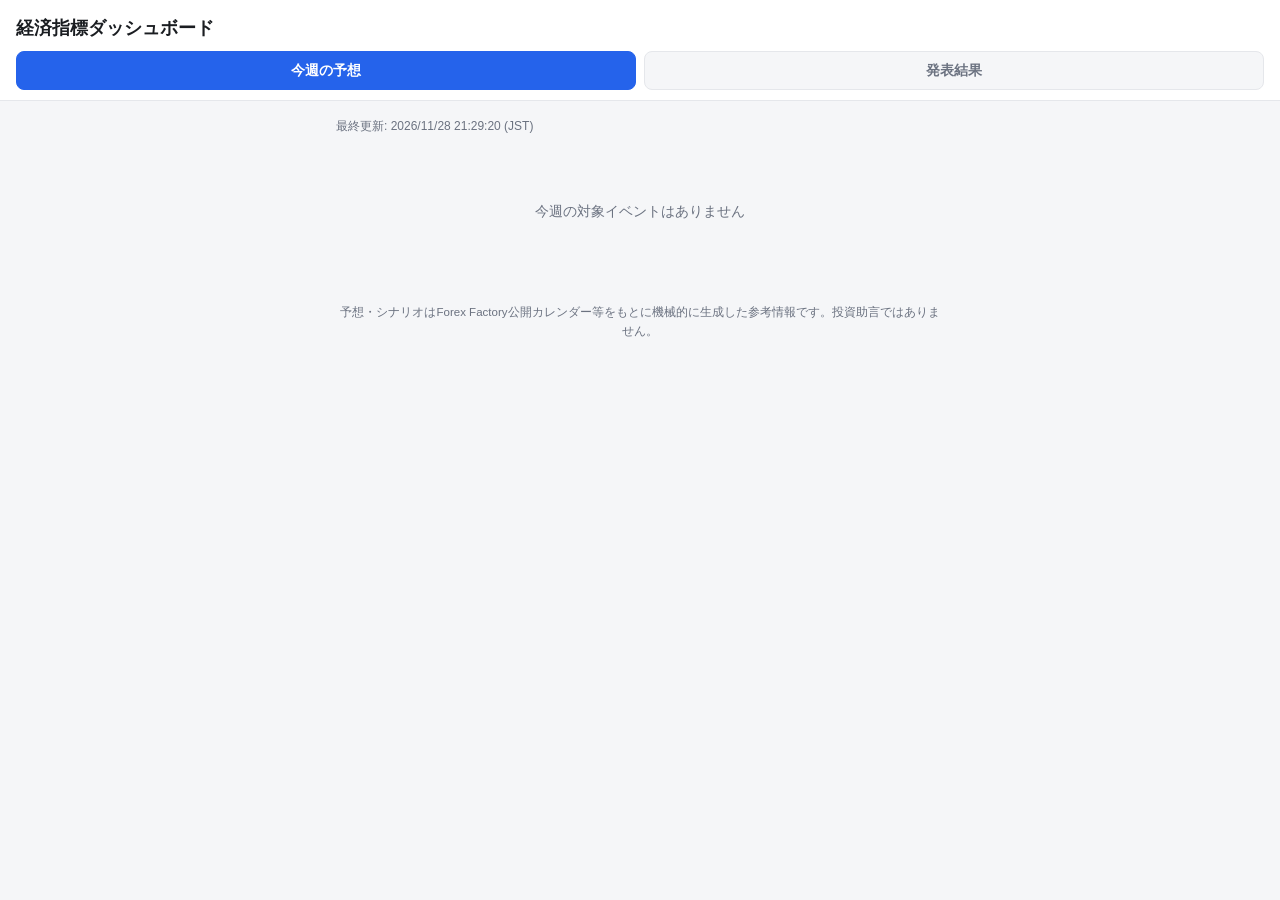
<file: docs/index.html>
<!doctype html>
<html lang="ja">
<head>
  <meta charset="utf-8" />
  <meta name="viewport" content="width=device-width, initial-scale=1" />
  <title>経済指標ダッシュボード</title>
  <link rel="stylesheet" href="style.css" />
</head>
<body>
  <header class="site-header">
    <h1>経済指標ダッシュボード</h1>
    <nav class="tabs">
      <a href="index.html" class="active">今週の予想</a>
      <a href="results.html">発表結果</a>
    </nav>
  </header>
  <main>
    <p class="updated-at" id="updated-at"></p>
    <div id="upcoming-container"></div>
    <p class="disclaimer">
      予想・シナリオはForex Factory公開カレンダー等をもとに機械的に生成した参考情報です。投資助言ではありません。
    </p>
  </main>
  <script src="app.js"></script>
  <script>
    fetchJson("data/upcoming.json")
      .then((data) => {
        renderUpdatedAt(data.generated_at, document.getElementById("updated-at"));
        renderUpcoming(data.events, document.getElementById("upcoming-container"));
      })
      .catch((err) => {
        document.getElementById("upcoming-container").innerHTML =
          '<div class="empty-state">データの読み込みに失敗しました</div>';
        console.error(err);
      });
  </script>
</body>
</html>
</file>
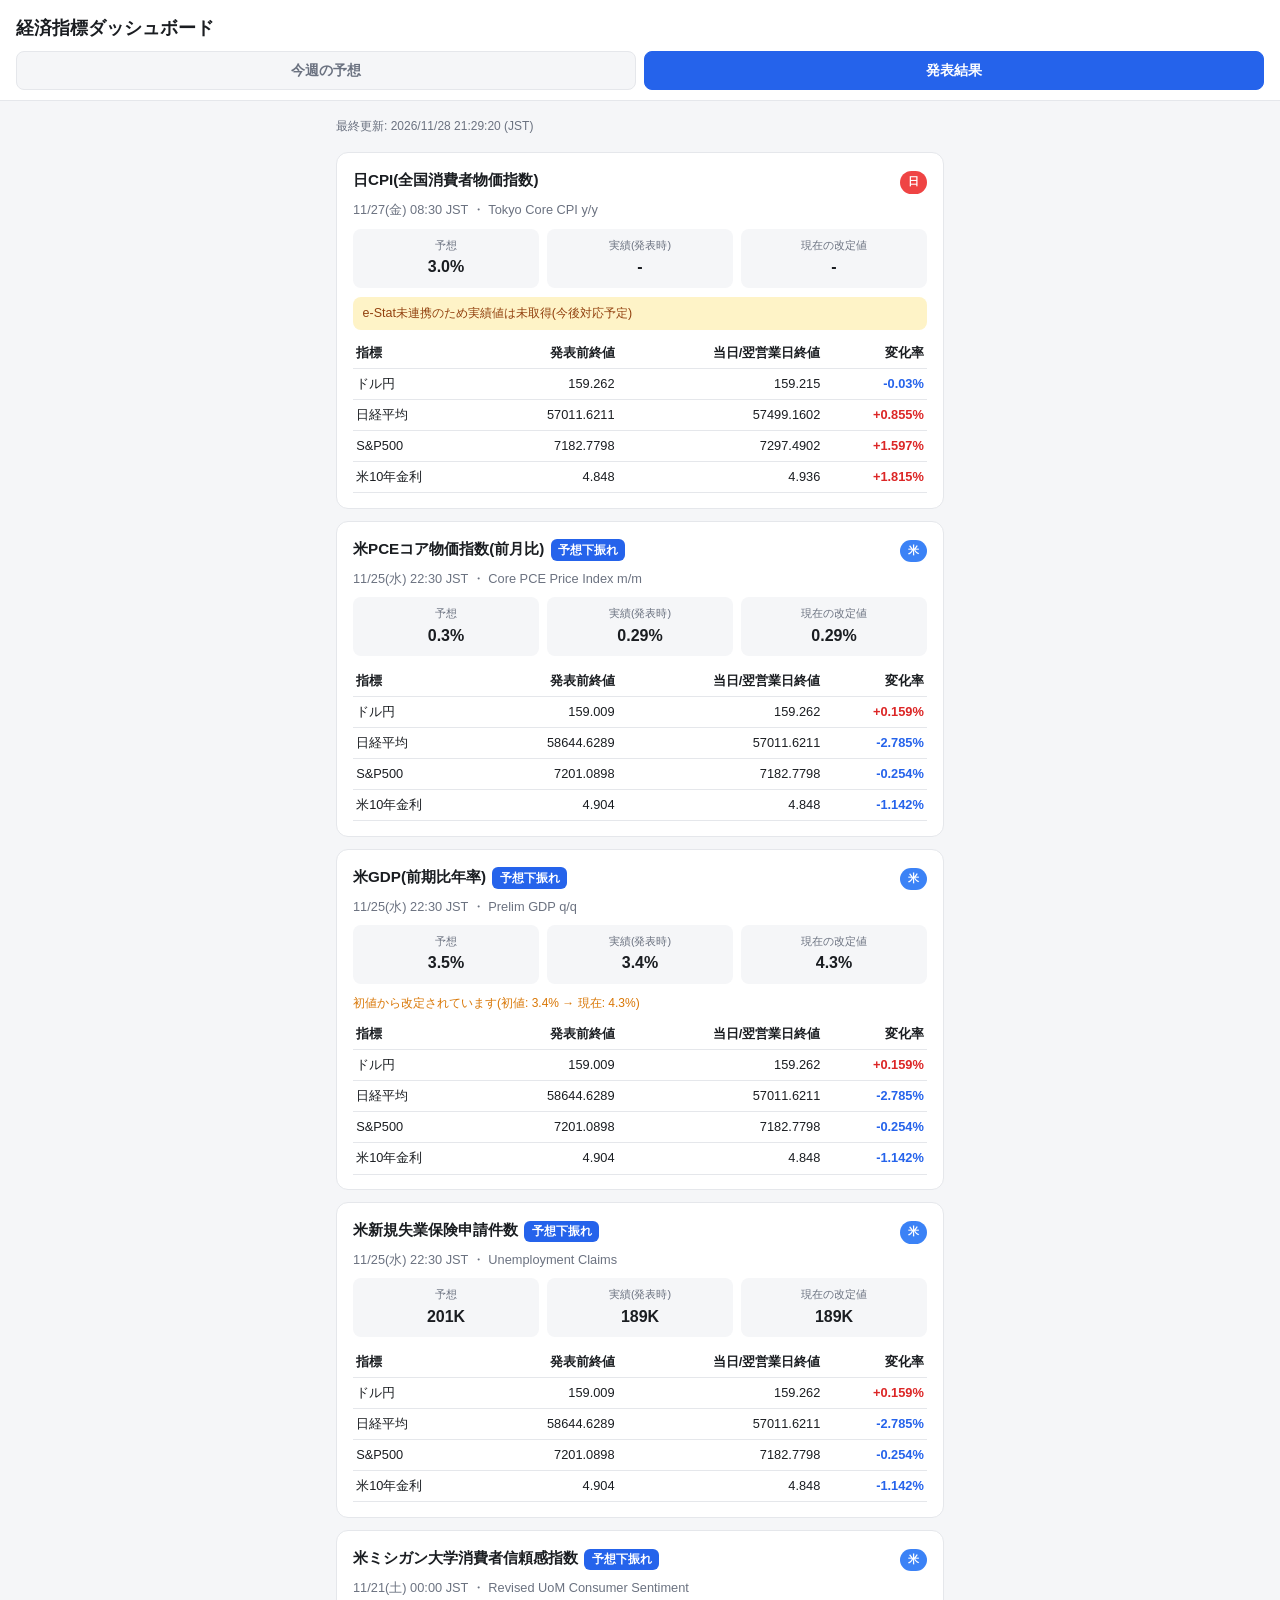
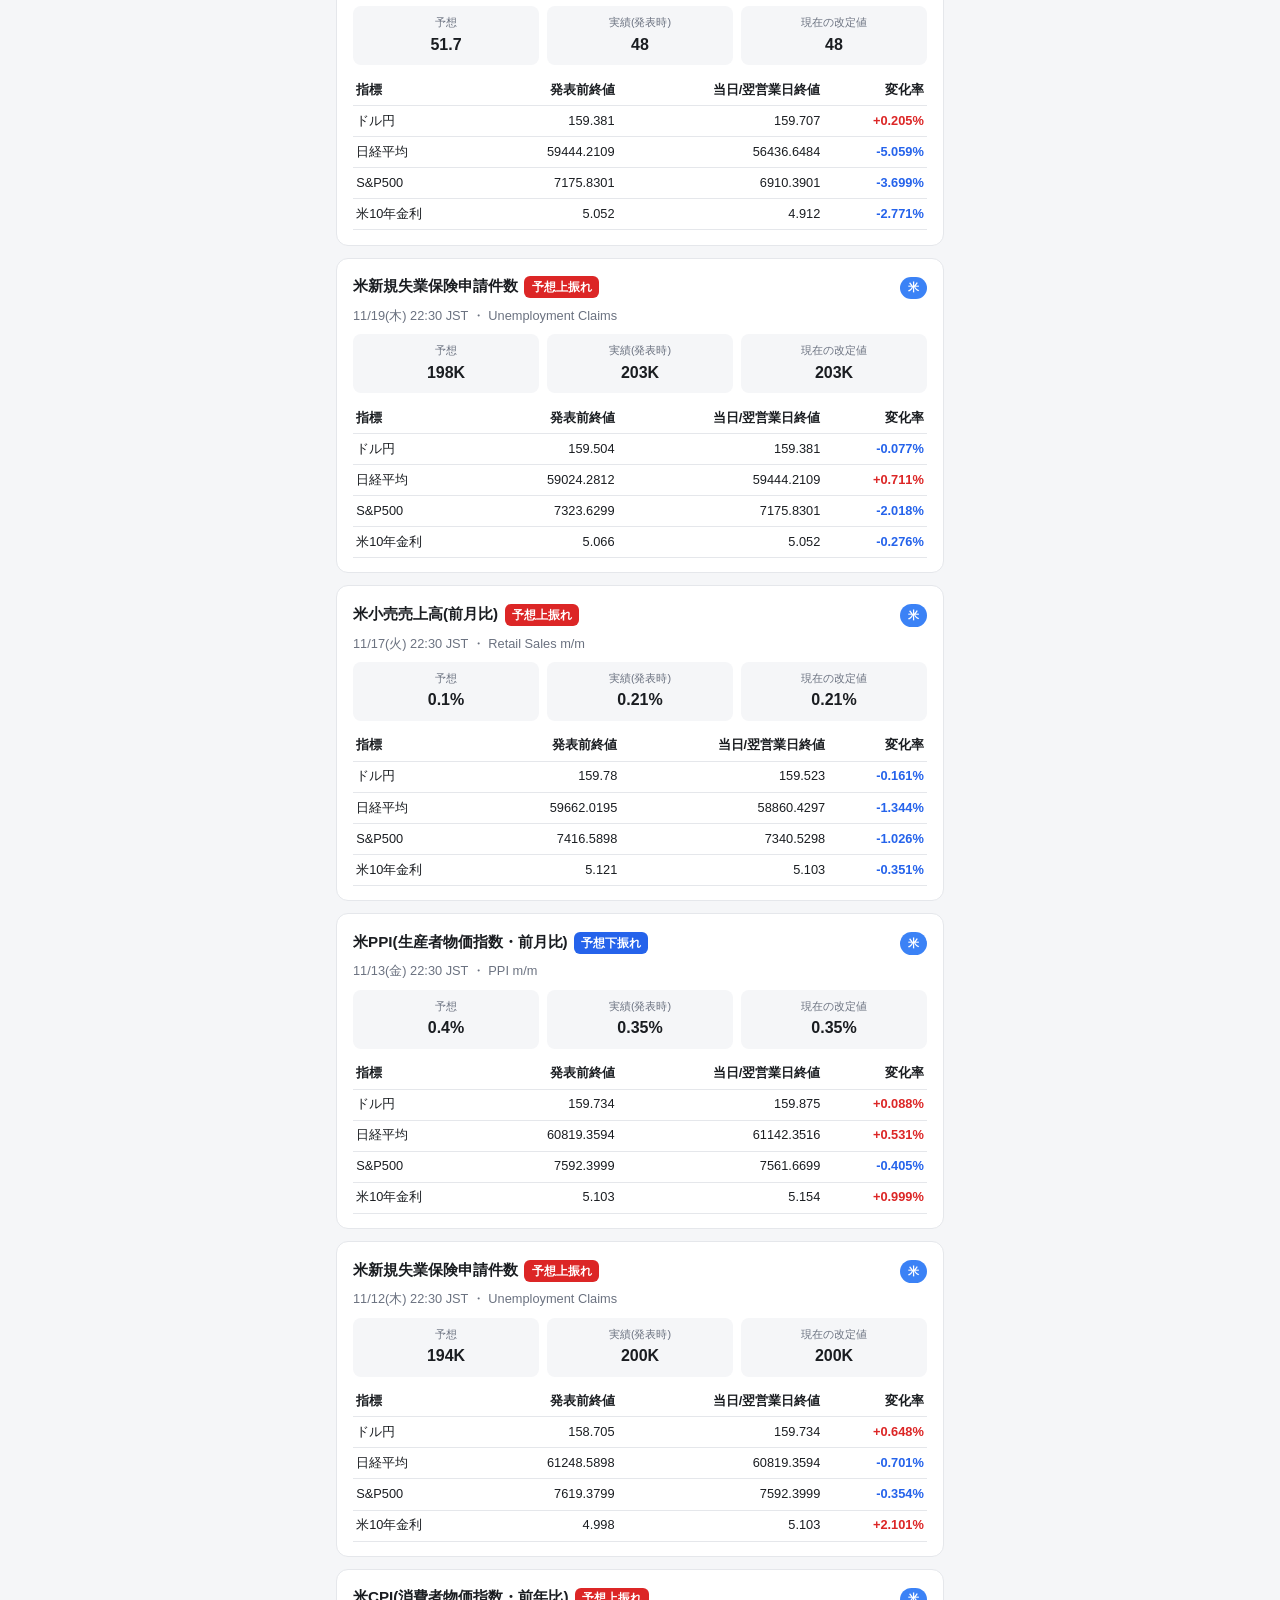
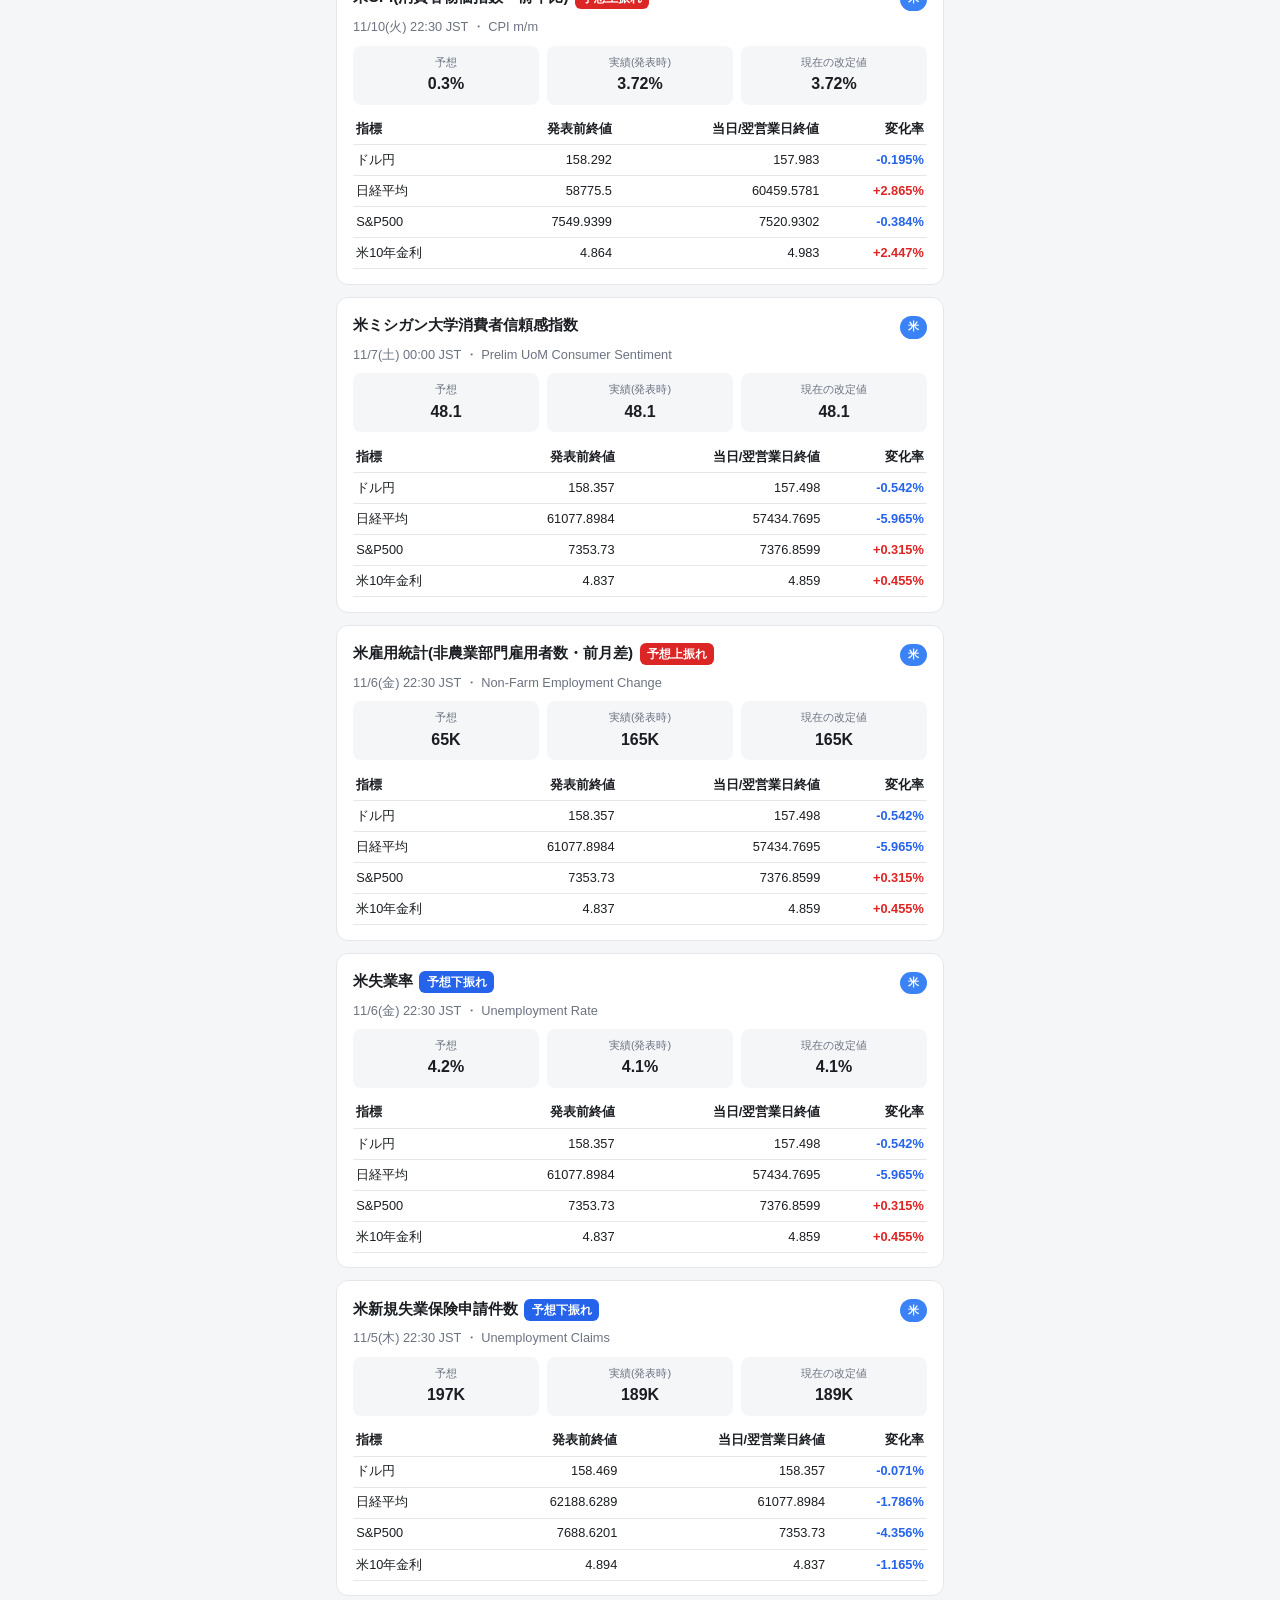
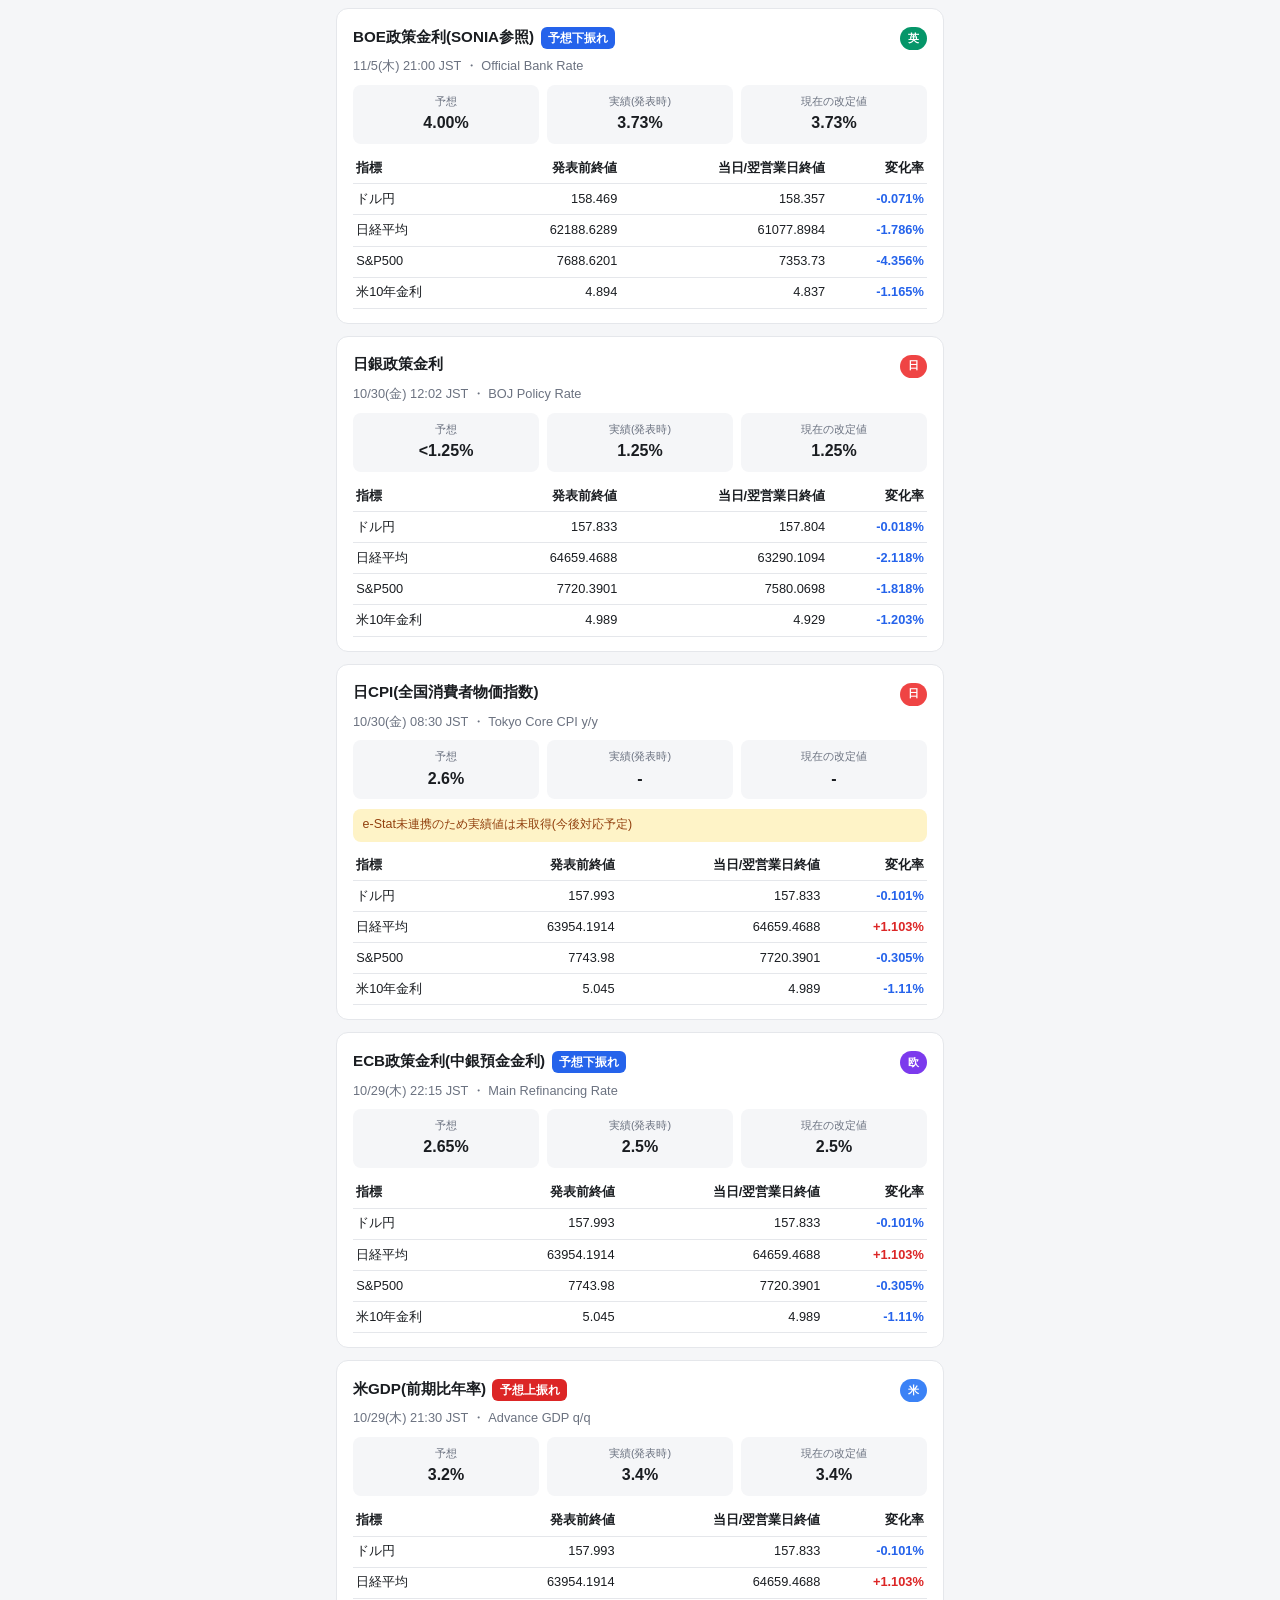
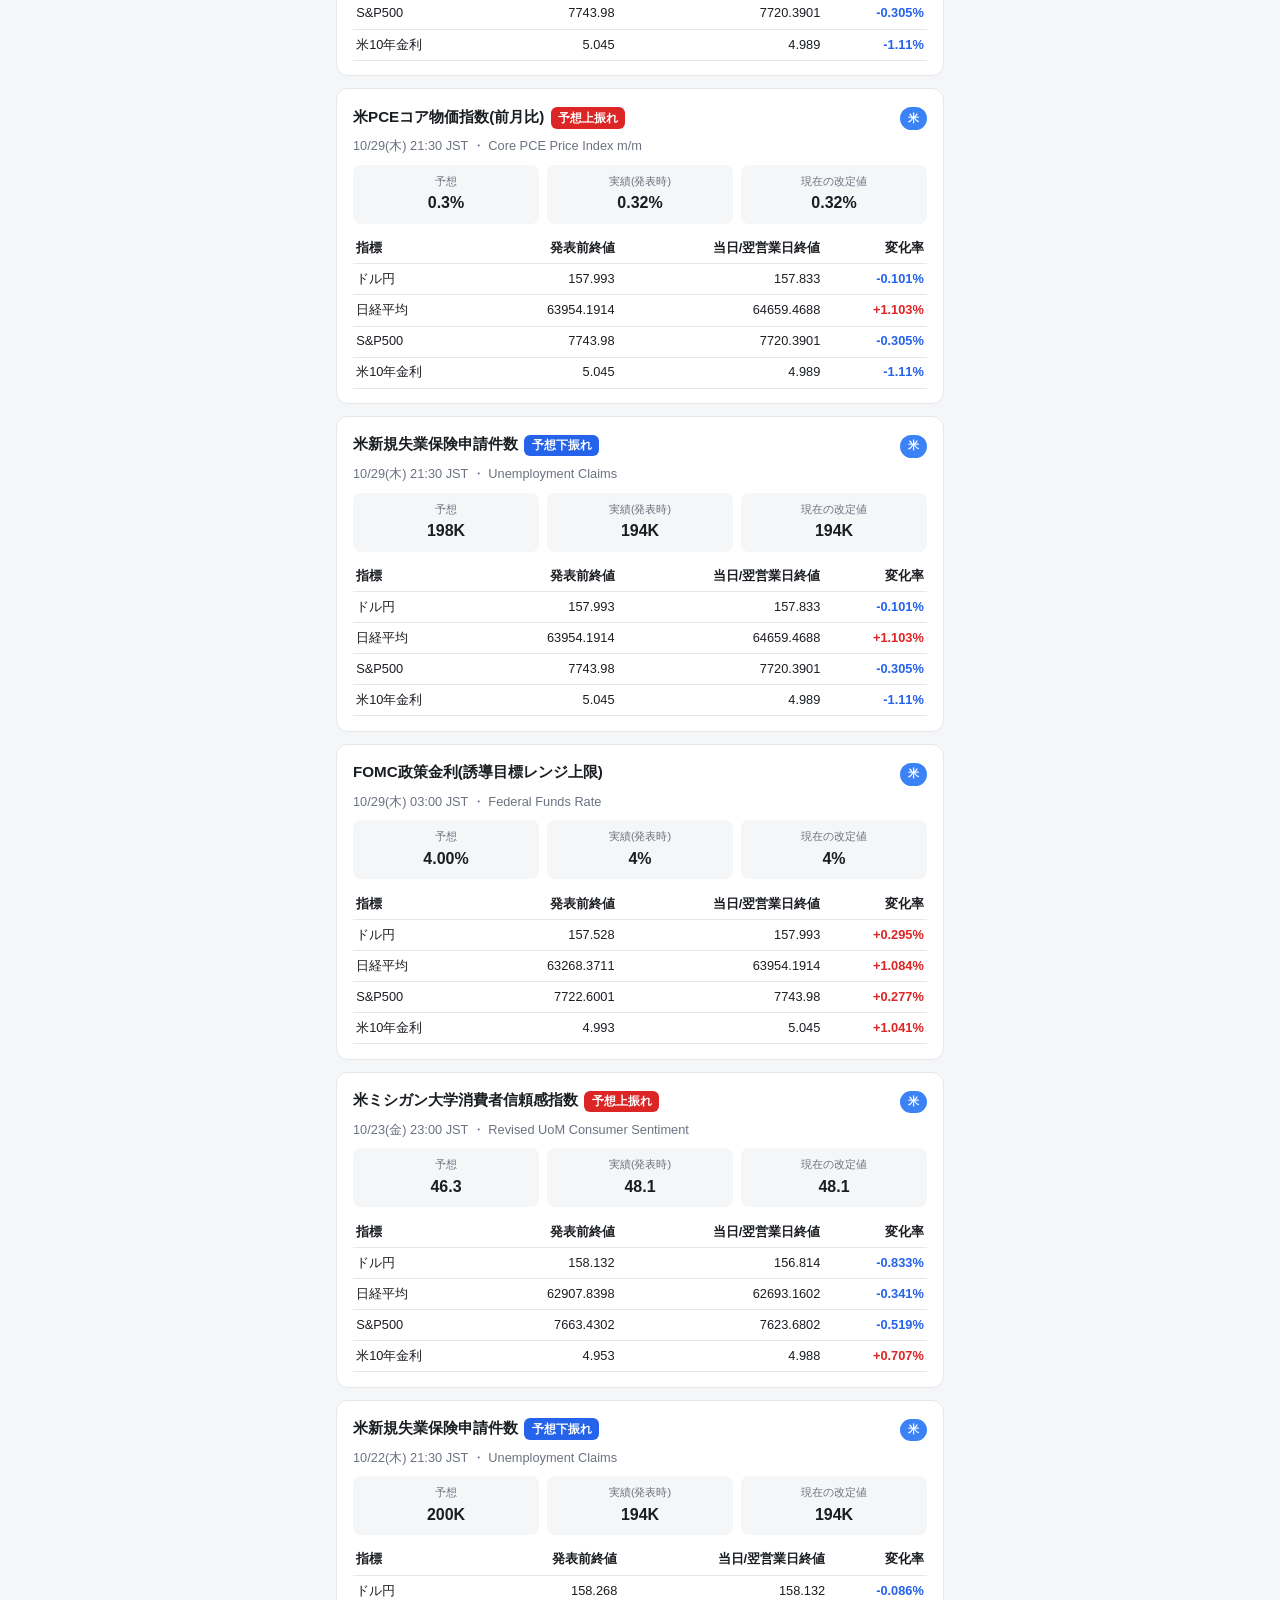
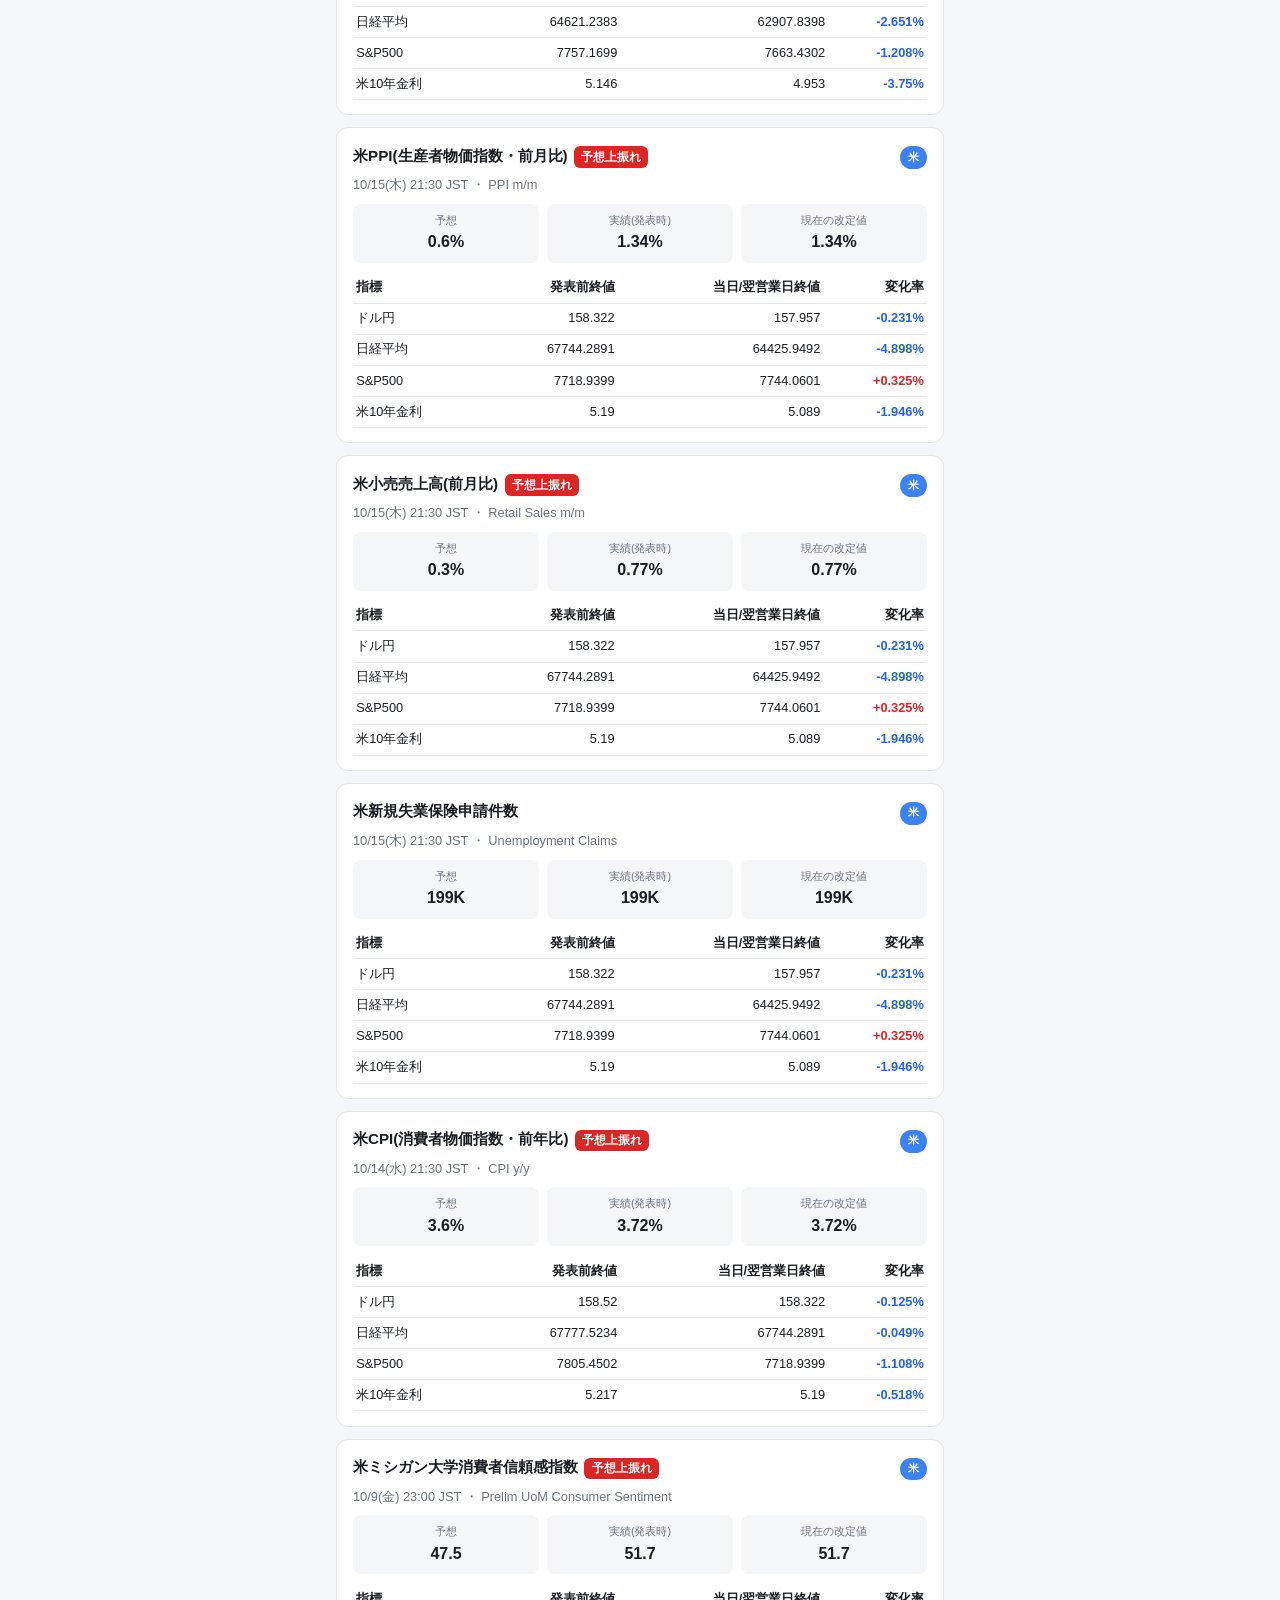
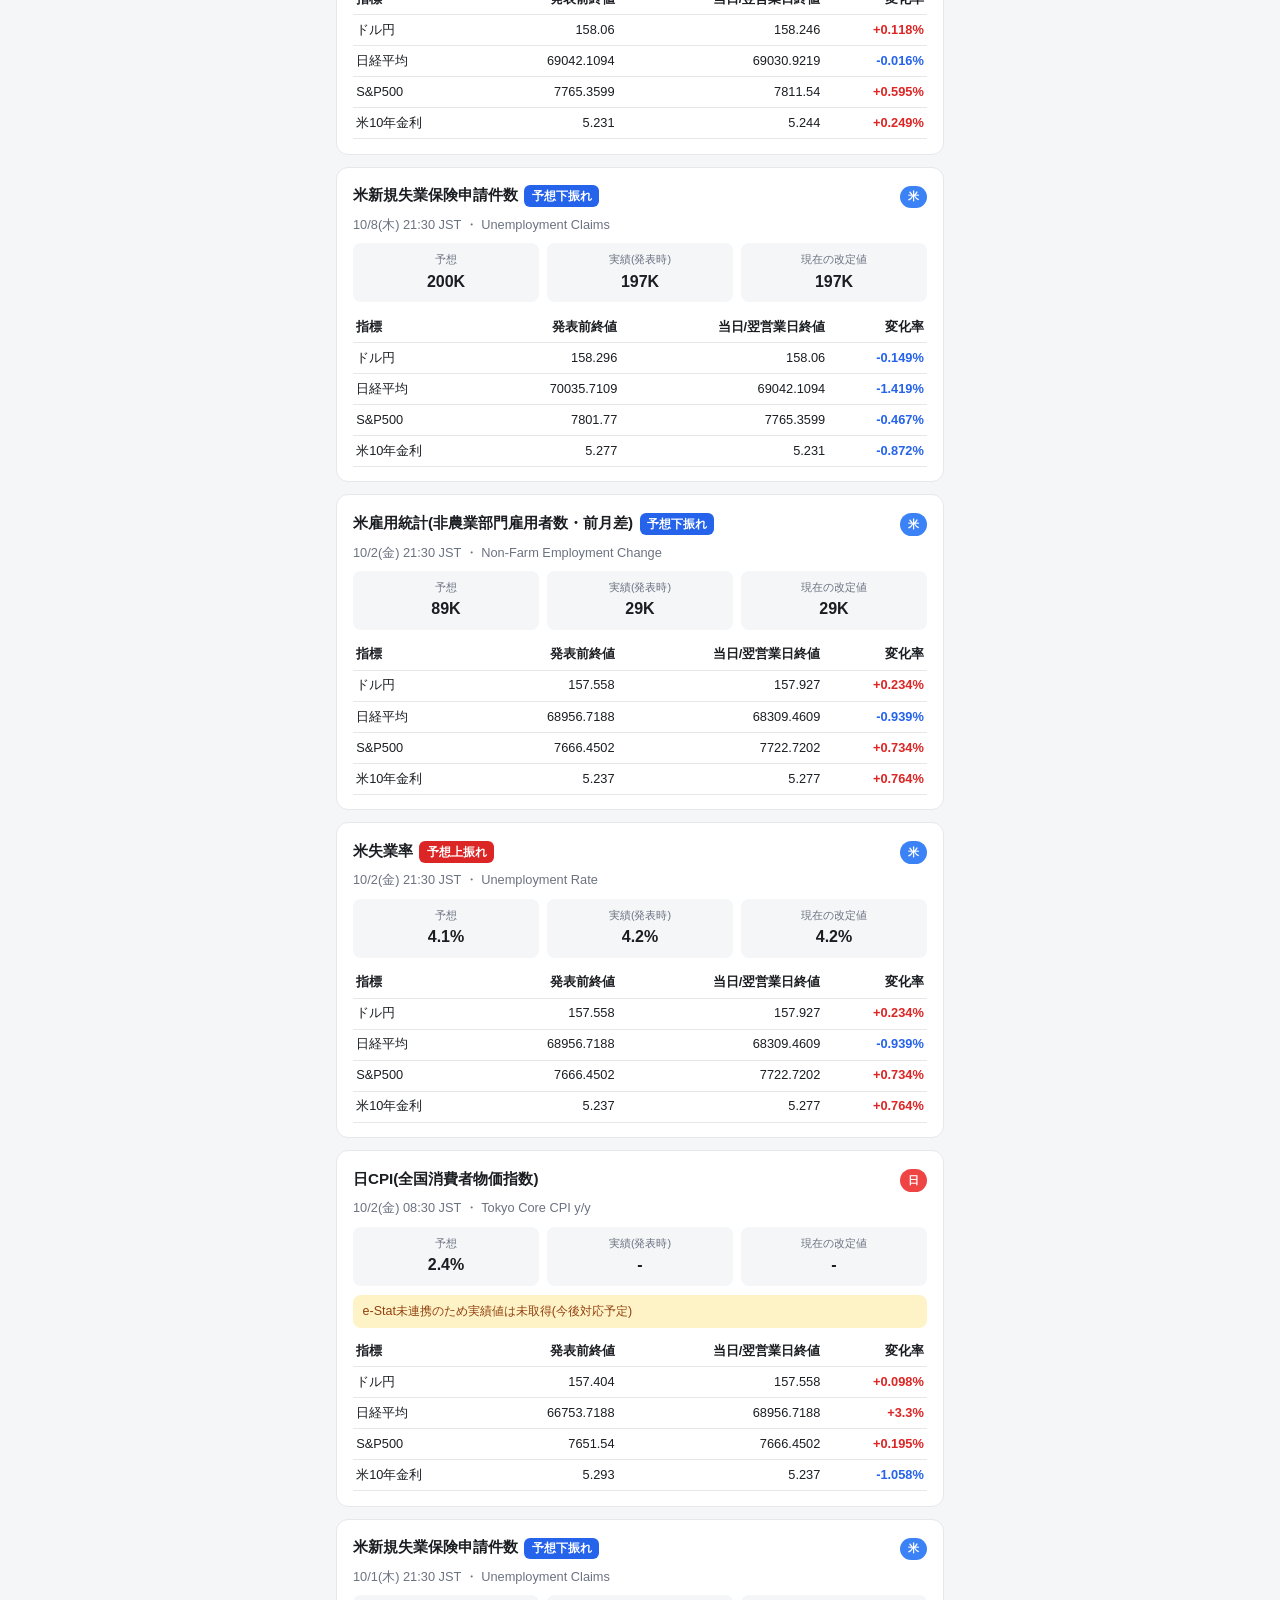
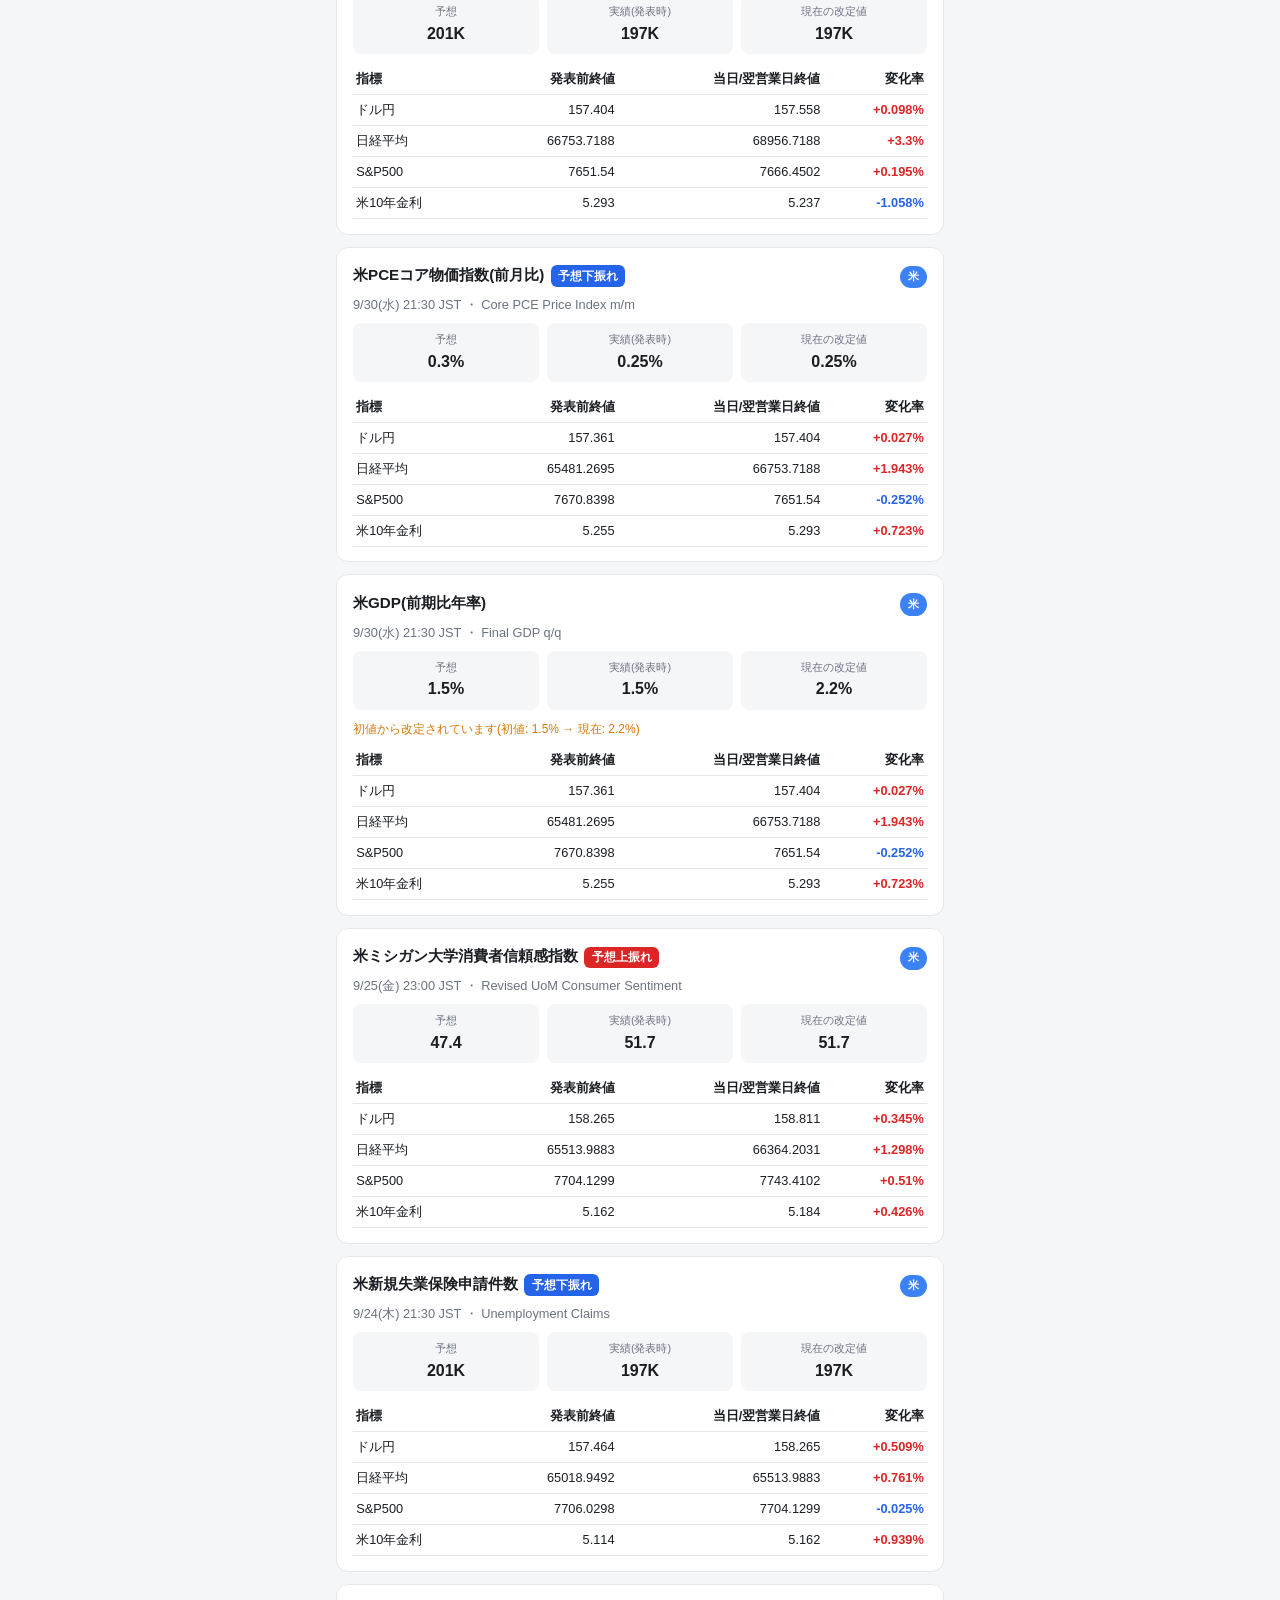
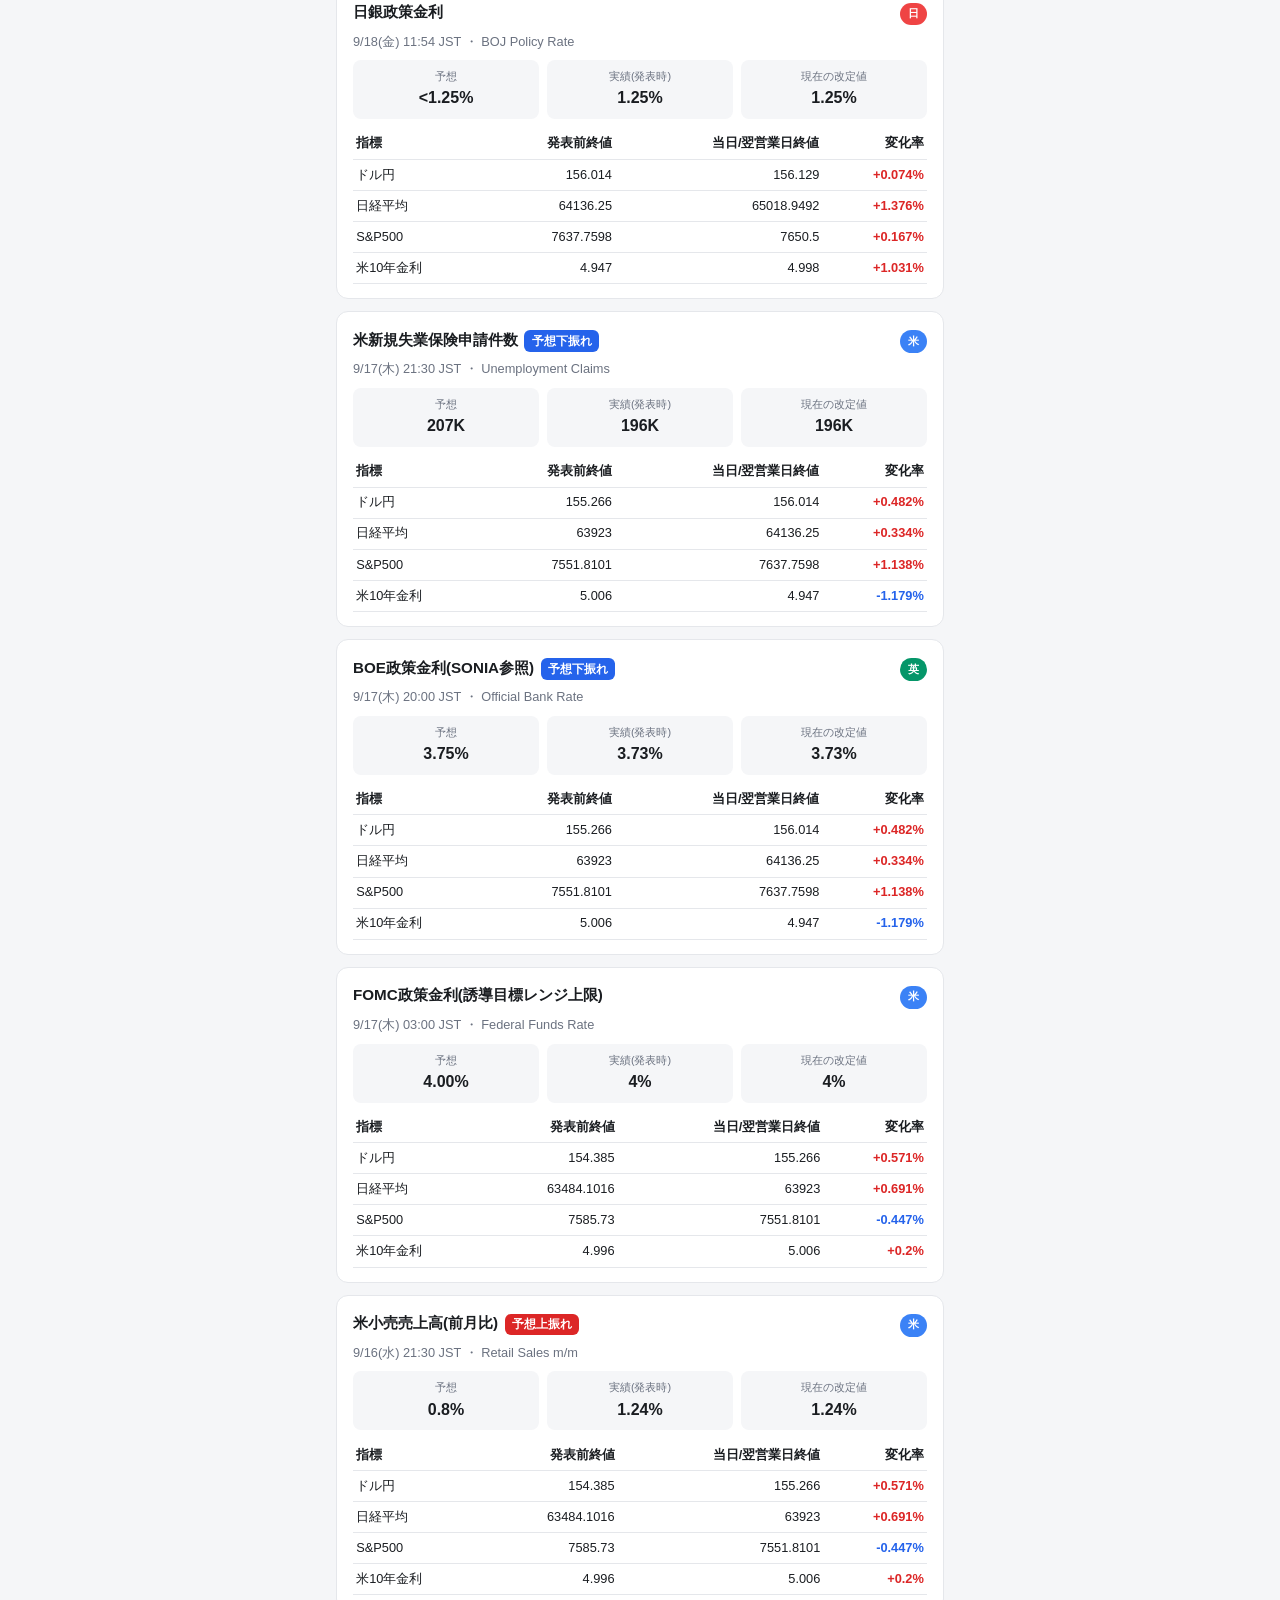
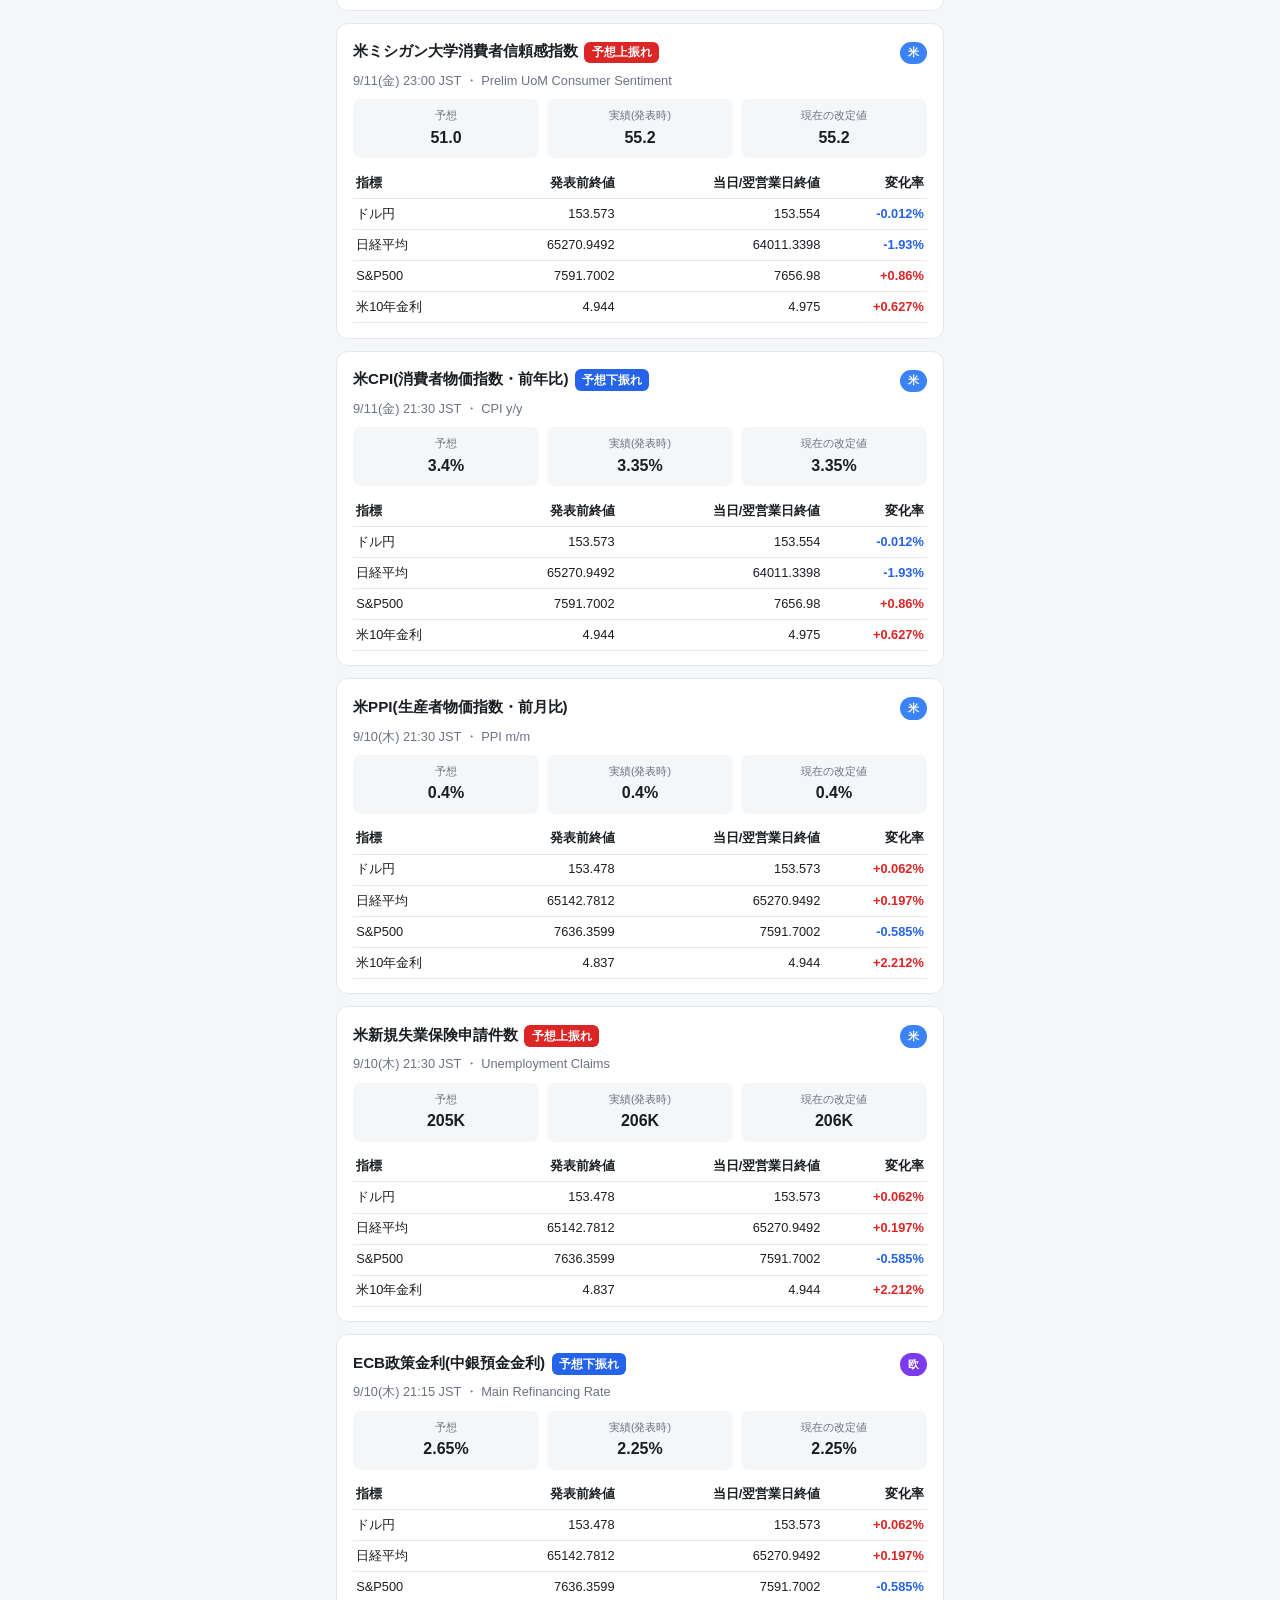
<file: docs/results.html>
<!doctype html>
<html lang="ja">
<head>
  <meta charset="utf-8" />
  <meta name="viewport" content="width=device-width, initial-scale=1" />
  <title>発表結果 | 経済指標ダッシュボード</title>
  <link rel="stylesheet" href="style.css" />
</head>
<body>
  <header class="site-header">
    <h1>経済指標ダッシュボード</h1>
    <nav class="tabs">
      <a href="index.html">今週の予想</a>
      <a href="results.html" class="active">発表結果</a>
    </nav>
  </header>
  <main>
    <p class="updated-at" id="updated-at"></p>
    <div id="results-container"></div>
    <p class="disclaimer">
      実績値は米指標がFRED、日銀決定はBOJ公式声明に基づきます。市場反応は発表前営業日終値と当日/翌営業日終値の比較です。
    </p>
  </main>
  <script src="app.js"></script>
  <script>
    fetchJson("data/results.json")
      .then((data) => {
        renderUpdatedAt(data.generated_at, document.getElementById("updated-at"));
        renderResults(data.events, document.getElementById("results-container"));
      })
      .catch((err) => {
        document.getElementById("results-container").innerHTML =
          '<div class="empty-state">データの読み込みに失敗しました</div>';
        console.error(err);
      });
  </script>
</body>
</html>
</file>
<file: docs/style.css>
:root {
  --bg: #f5f6f8;
  --card-bg: #ffffff;
  --text: #1a1d21;
  --text-muted: #6b7280;
  --border: #e5e7eb;
  --accent: #2563eb;
  --up: #dc2626;
  --down: #2563eb;
  --high: #dc2626;
  --medium: #d97706;
  --low: #9ca3af;
  --pending-bg: #fef3c7;
  --pending-text: #92400e;
}

@media (prefers-color-scheme: dark) {
  :root {
    --bg: #14161a;
    --card-bg: #1f2227;
    --text: #e5e7eb;
    --text-muted: #9ca3af;
    --border: #33363c;
    --accent: #60a5fa;
    --up: #f87171;
    --down: #60a5fa;
    --pending-bg: #3f2f0a;
    --pending-text: #fcd34d;
  }
}

* { box-sizing: border-box; }

body {
  margin: 0;
  background: var(--bg);
  color: var(--text);
  font-family: -apple-system, BlinkMacSystemFont, "Hiragino Sans", "Yu Gothic", sans-serif;
  line-height: 1.6;
  padding-bottom: 3rem;
}

header.site-header {
  position: sticky;
  top: 0;
  z-index: 10;
  background: var(--card-bg);
  border-bottom: 1px solid var(--border);
  padding: 0.9rem 1rem 0.6rem;
}

header.site-header h1 {
  margin: 0 0 0.5rem;
  font-size: 1.1rem;
}

nav.tabs {
  display: flex;
  gap: 0.5rem;
}

nav.tabs a {
  flex: 1;
  text-align: center;
  padding: 0.5rem 0.75rem;
  border-radius: 8px;
  text-decoration: none;
  color: var(--text-muted);
  font-size: 0.85rem;
  font-weight: 600;
  background: var(--bg);
  border: 1px solid var(--border);
}

nav.tabs a.active {
  color: #fff;
  background: var(--accent);
  border-color: var(--accent);
}

main {
  max-width: 640px;
  margin: 0 auto;
  padding: 1rem;
}

.updated-at {
  font-size: 0.75rem;
  color: var(--text-muted);
  margin: 0 0 1rem;
}

.day-group h2 {
  font-size: 0.85rem;
  color: var(--text-muted);
  margin: 1.5rem 0 0.5rem;
  border-bottom: 1px solid var(--border);
  padding-bottom: 0.3rem;
}

.card {
  background: var(--card-bg);
  border: 1px solid var(--border);
  border-radius: 12px;
  padding: 0.9rem 1rem;
  margin-bottom: 0.75rem;
}

.card-top {
  display: flex;
  justify-content: space-between;
  align-items: center;
  gap: 0.5rem;
  margin-bottom: 0.4rem;
}

.card-title {
  font-weight: 700;
  font-size: 0.95rem;
}

.badge {
  display: inline-block;
  font-size: 0.7rem;
  font-weight: 700;
  padding: 0.15rem 0.5rem;
  border-radius: 999px;
  color: #fff;
  white-space: nowrap;
}

.badge.country-US { background: #3b82f6; }
.badge.country-JP { background: #ef4444; }
.badge.country-EU { background: #7c3aed; }
.badge.country-UK { background: #059669; }
.badge.impact-High { background: var(--high); }
.badge.impact-Medium { background: var(--medium); }
.badge.impact-Low { background: var(--low); }

.meta-row {
  font-size: 0.8rem;
  color: var(--text-muted);
  margin-bottom: 0.5rem;
}

.fc-prev {
  display: flex;
  gap: 1.2rem;
  font-size: 0.9rem;
  margin-bottom: 0.5rem;
}

.fc-prev div span.label {
  display: block;
  font-size: 0.7rem;
  color: var(--text-muted);
}

details.scenario {
  font-size: 0.83rem;
  margin-top: 0.4rem;
}

details.scenario summary {
  cursor: pointer;
  color: var(--accent);
  font-weight: 600;
  font-size: 0.8rem;
}

details.scenario ul {
  margin: 0.5rem 0 0;
  padding-left: 1.1rem;
}

details.scenario li { margin-bottom: 0.35rem; }

.result-values {
  display: grid;
  grid-template-columns: repeat(3, 1fr);
  gap: 0.5rem;
  margin-bottom: 0.6rem;
}

.result-values .val-box {
  background: var(--bg);
  border-radius: 8px;
  padding: 0.5rem;
  text-align: center;
}

.result-values .val-box .label {
  font-size: 0.68rem;
  color: var(--text-muted);
  display: block;
}

.result-values .val-box .value {
  font-size: 1rem;
  font-weight: 700;
}

.surprise-tag {
  display: inline-block;
  font-size: 0.72rem;
  font-weight: 700;
  padding: 0.1rem 0.45rem;
  border-radius: 6px;
  margin-left: 0.4rem;
}

.surprise-tag.beat { background: var(--up); color: #fff; }
.surprise-tag.miss { background: var(--down); color: #fff; }

.revised-note {
  font-size: 0.75rem;
  color: var(--medium);
  margin-bottom: 0.4rem;
}

.pending-note {
  font-size: 0.78rem;
  background: var(--pending-bg);
  color: var(--pending-text);
  padding: 0.4rem 0.6rem;
  border-radius: 8px;
  margin-bottom: 0.5rem;
}

table.market-table {
  width: 100%;
  border-collapse: collapse;
  font-size: 0.8rem;
  margin-top: 0.4rem;
}

table.market-table th, table.market-table td {
  text-align: right;
  padding: 0.3rem 0.2rem;
  border-bottom: 1px solid var(--border);
}

table.market-table th:first-child, table.market-table td:first-child {
  text-align: left;
}

.change-pos { color: var(--up); font-weight: 700; }
.change-neg { color: var(--down); font-weight: 700; }

.empty-state {
  text-align: center;
  color: var(--text-muted);
  padding: 3rem 1rem;
  font-size: 0.9rem;
}

.disclaimer {
  font-size: 0.72rem;
  color: var(--text-muted);
  text-align: center;
  margin-top: 2rem;
}
</file>
